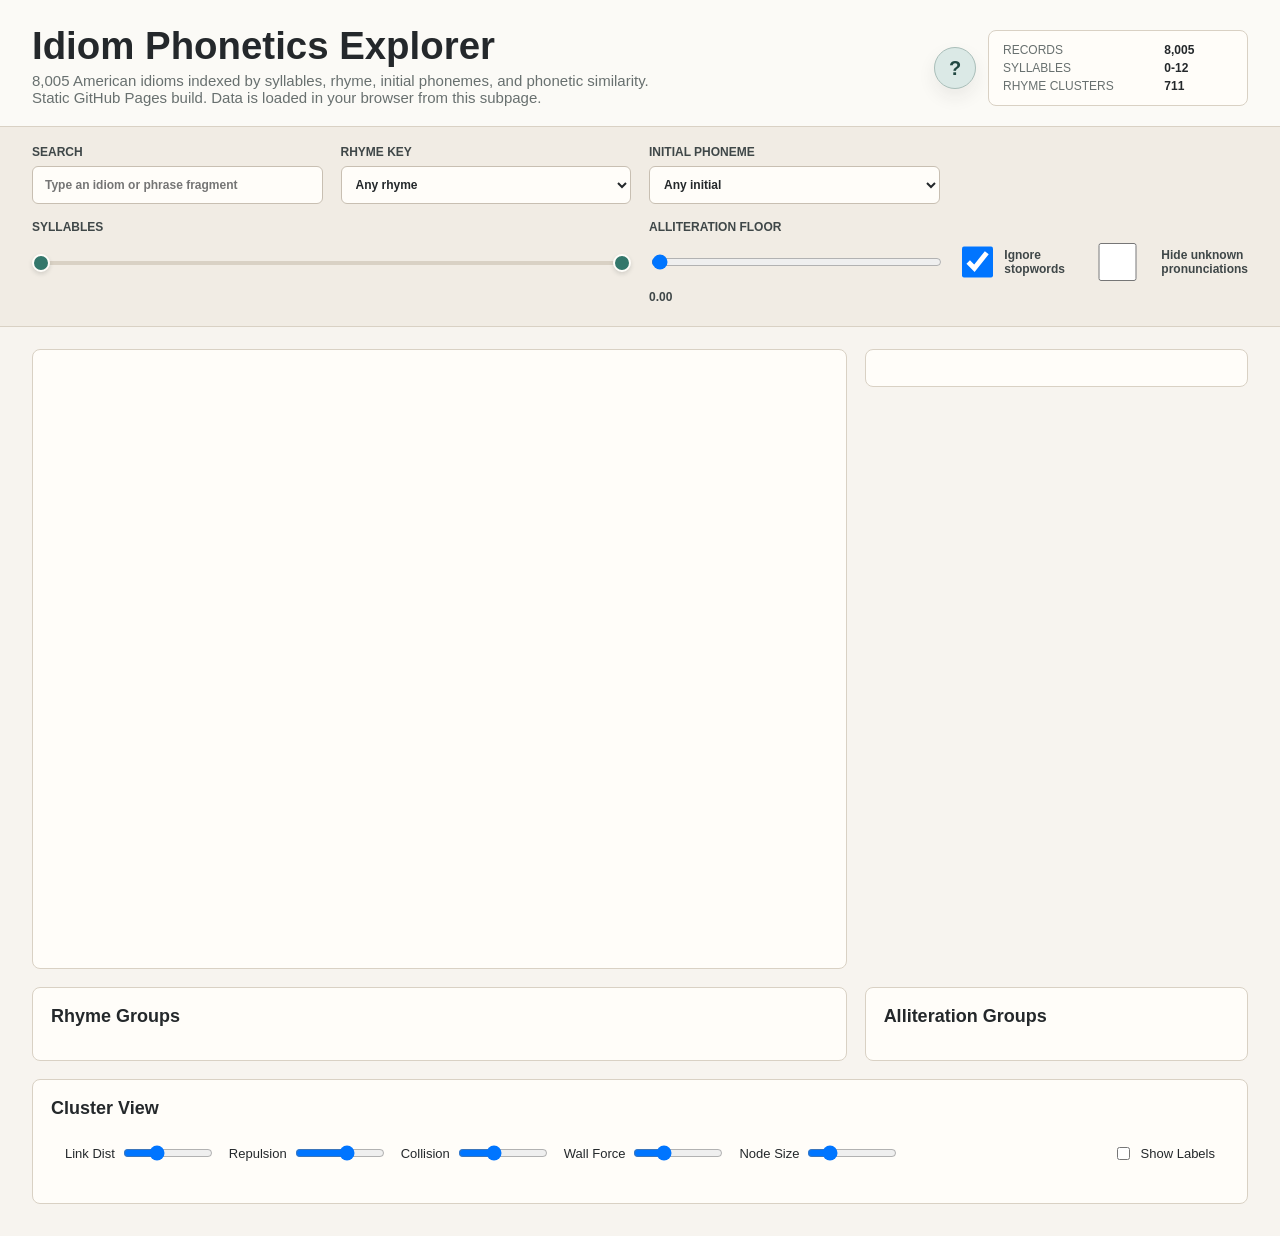
<file: docs/index.html>
<!doctype html>
<html lang="en">
<head>
  <meta charset="utf-8">
  <meta name="viewport" content="width=device-width, initial-scale=1">
  <meta http-equiv="refresh" content="0; url=./idiom-dictionary-network/">
  <title>Idiom Phonetics Explorer</title>
</head>
<body>
  <p><a href="./idiom-dictionary-network/">Open the Idiom Phonetics Explorer</a></p>
</body>
</html>
</file>
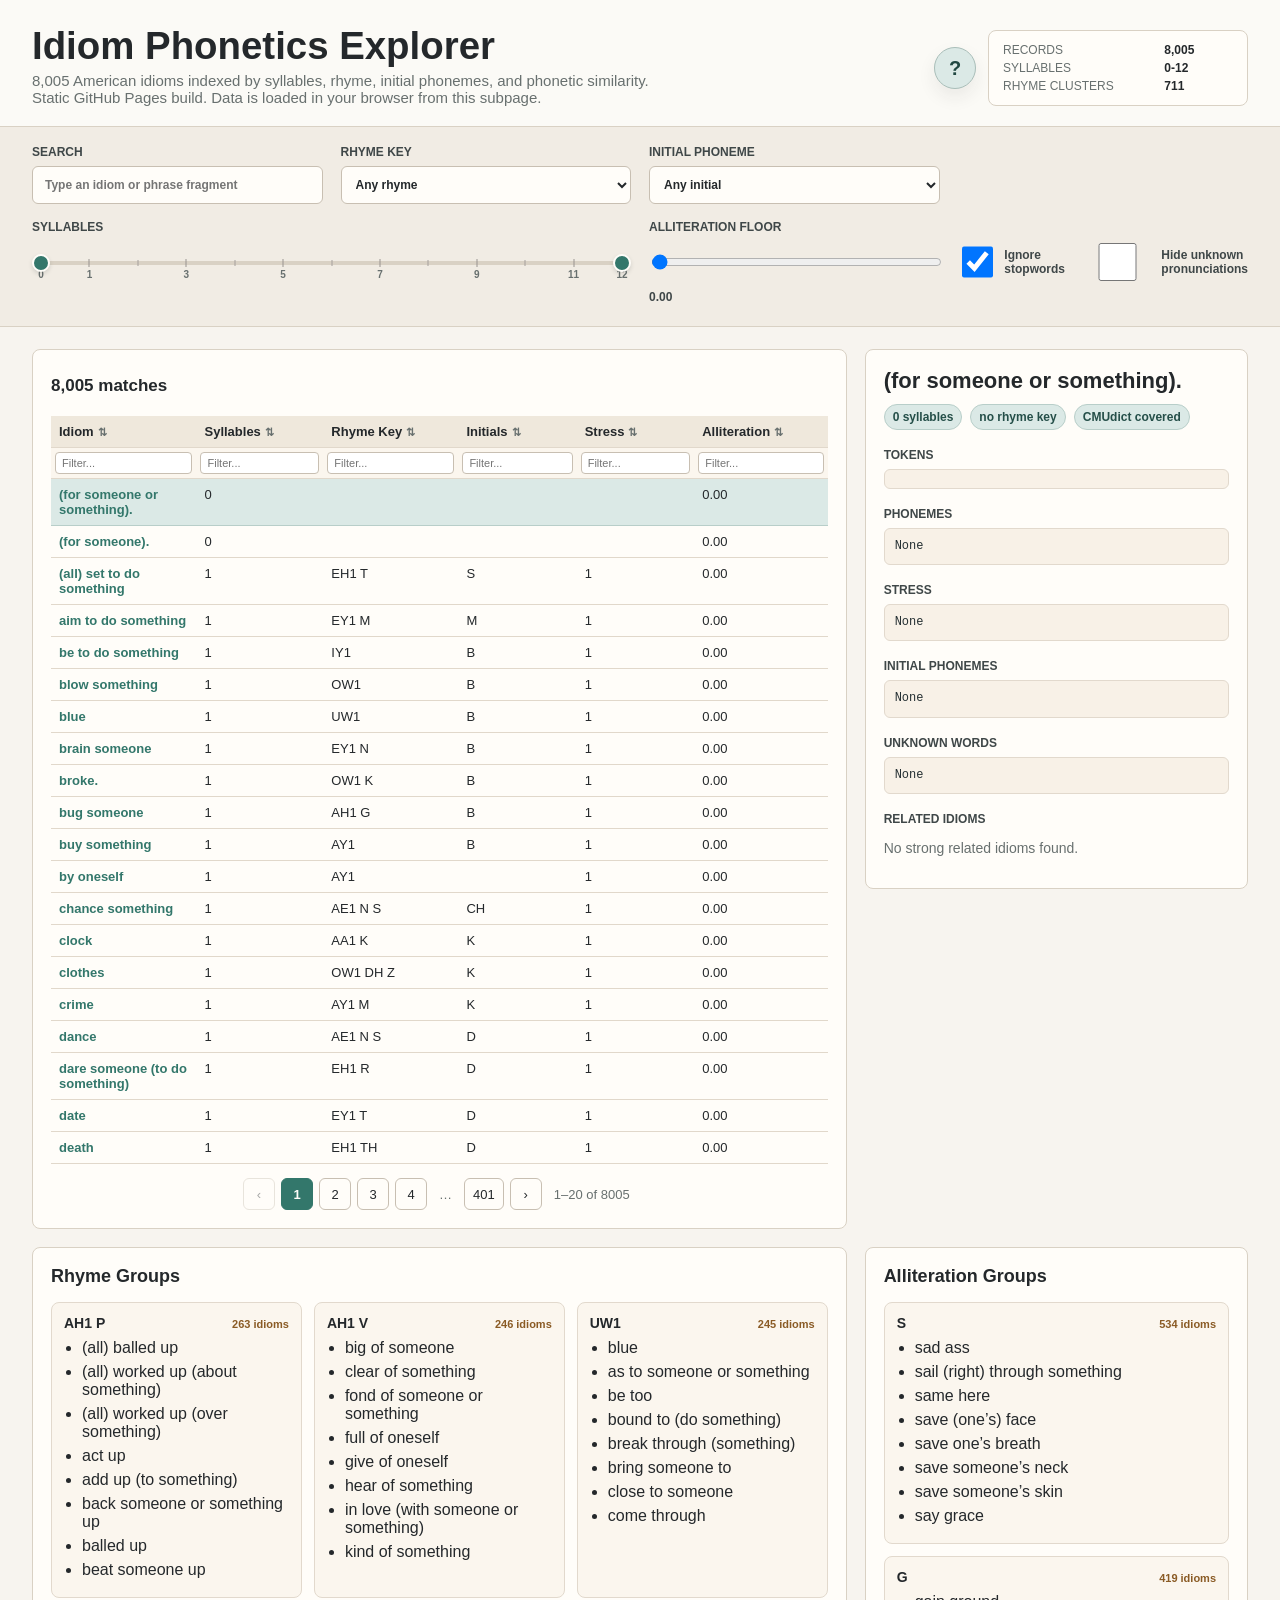
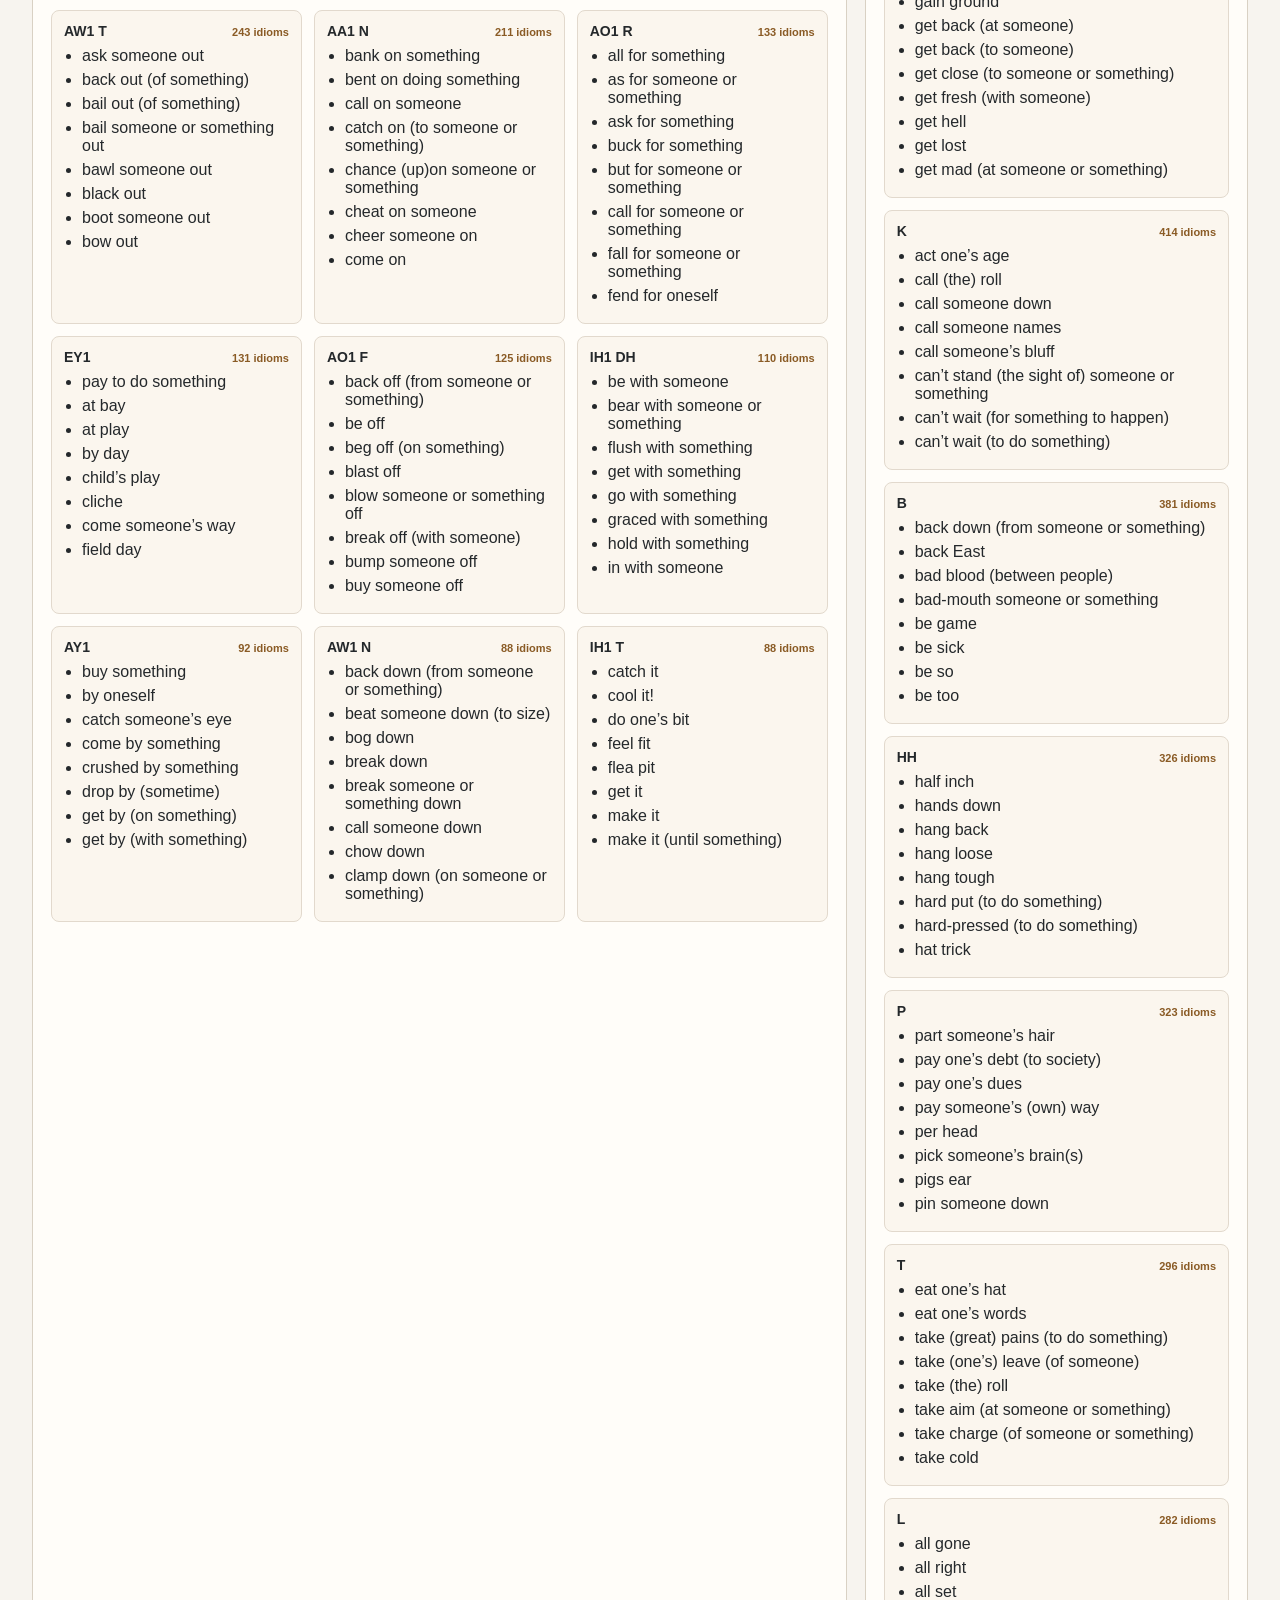
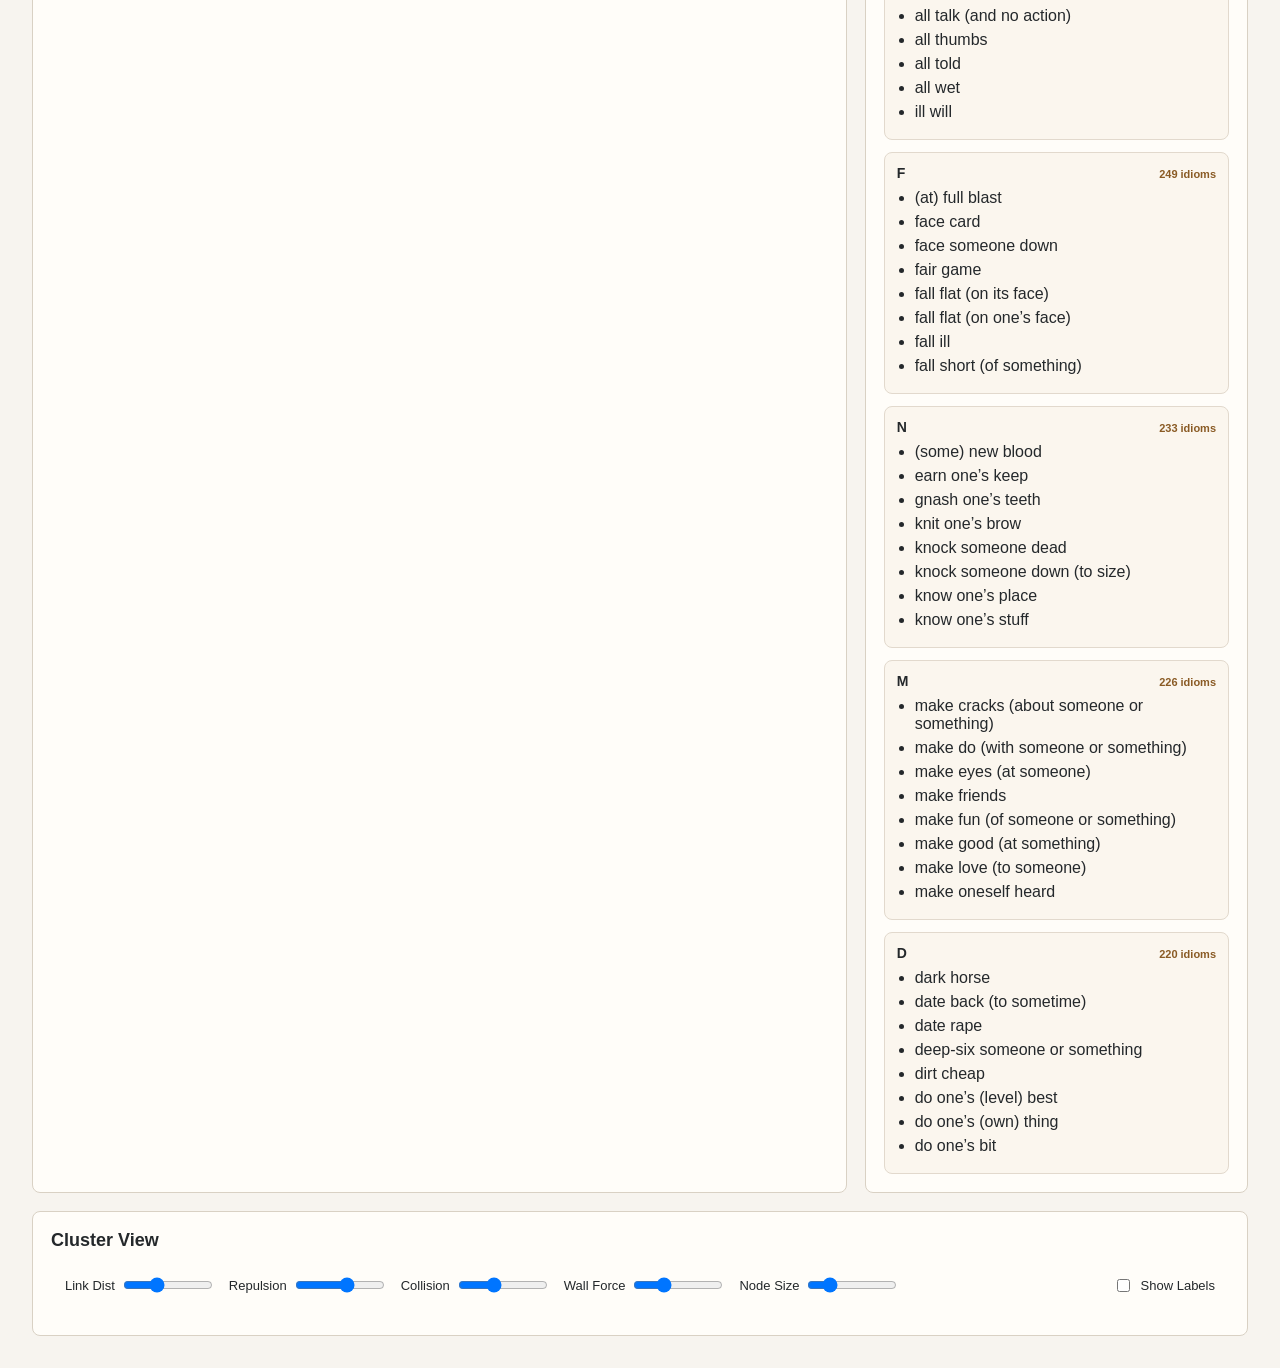
<file: docs/idiom-dictionary-network/index.html>
<!doctype html>
<html lang="en">
<head>
  <meta charset="utf-8">
  <meta name="viewport" content="width=device-width, initial-scale=1">
  <title>Idiom Phonetics Explorer</title>
  <meta name="description" content="Explore 8,005 American idioms by syllable count, rhyme, alliteration, stress patterns, and phonetic similarity.">
  <link rel="stylesheet" href="./assets/styles.css">
  <link rel="stylesheet" href="./assets/static.css">
  <script src="https://d3js.org/d3.v7.min.js"></script>
</head>
<body>
  <div class="app-shell">
    <header class="masthead">
      <div class="masthead-copy">
        <h1>Idiom Phonetics Explorer</h1>
        <p>8,005 American idioms indexed by syllables, rhyme, initial phonemes, and phonetic similarity.</p>
        <p class="static-note">Static GitHub Pages build. Data is loaded in your browser from this subpage.</p>
      </div>
      <div class="masthead-tools">
        <button id="help-open" class="help-button" type="button" title="Open phonetics guide" aria-label="Open phonetics guide" aria-haspopup="dialog" aria-expanded="false">?</button>
        <div class="dataset-meta">
          <span>Records</span><strong>8,005</strong>
          <span>Syllables</span><strong>0-12</strong>
          <span>Rhyme clusters</span><strong>711</strong>
        </div>
      </div>
    </header>

    <div id="help-modal" class="help-modal" role="dialog" aria-modal="true" aria-labelledby="help-title">
      <div class="help-backdrop" data-close-help></div>
      <div class="help-dialog" role="document">
        <div class="help-modal-header">
          <div>
            <p class="help-kicker">Phonetic Guide</p>
            <h2 id="help-title">How the sound filters work</h2>
          </div>
          <button id="help-close" class="help-close-button" type="button" title="Close help" aria-label="Close help">&times;</button>
        </div>
        <p class="help-intro">These labels are sound-based. Read the phoneme codes as compact pronunciation hints, then use the filters to compare idioms by how they sound.</p>
        <div class="help-tabs-shell">
          <div class="help-tabs" role="tablist" aria-label="Phonetics lessons">
            <button id="help-tab-phonemes" class="help-tab help-tab-selected" type="button" role="tab" aria-selected="true" aria-controls="help-panel-phonemes" data-help-tab="phonemes">Phonemes</button>
            <button id="help-tab-rhyme" class="help-tab" type="button" role="tab" aria-selected="false" aria-controls="help-panel-rhyme" data-help-tab="rhyme">Rhyme Key</button>
            <button id="help-tab-initials" class="help-tab" type="button" role="tab" aria-selected="false" aria-controls="help-panel-initials" data-help-tab="initials">Initials</button>
            <button id="help-tab-alliteration" class="help-tab" type="button" role="tab" aria-selected="false" aria-controls="help-panel-alliteration" data-help-tab="alliteration">Alliteration Floor</button>
            <button id="help-tab-stress" class="help-tab" type="button" role="tab" aria-selected="false" aria-controls="help-panel-stress" data-help-tab="stress">Stress</button>
            <button id="help-tab-cleaning" class="help-tab" type="button" role="tab" aria-selected="false" aria-controls="help-panel-cleaning" data-help-tab="cleaning">Data Cleaning</button>
          </div>
          <section id="help-panel-phonemes" class="help-tab-panel is-active" role="tabpanel" aria-labelledby="help-tab-phonemes" data-help-panel="phonemes">
            <h3>Phoneme pronunciation guide</h3>
            <p>Phonemes are the speech sounds behind each idiom. This app uses ARPABET codes: consonants are plain letters, and vowels usually end with a stress number.</p>
            <p class="help-link-row"><a href="https://en.wikipedia.org/wiki/ARPABET" target="_blank" rel="noreferrer noopener">ARPABET on Wikipedia</a></p>
            <div class="help-example"><span>Example</span><code>K AE1 T = cat</code><span>Phrase</span><strong>let the cat out of the bag</strong></div>
            <div class="phoneme-guide">
              <div class="phoneme-card"><code>AA</code><span>f<u>a</u>ther</span></div>
              <div class="phoneme-card"><code>AE</code><span>c<u>a</u>t</span></div>
              <div class="phoneme-card"><code>AH</code><span>str<u>u</u>t</span></div>
              <div class="phoneme-card"><code>AO</code><span>th<u>ou</u>ght</span></div>
              <div class="phoneme-card"><code>AW</code><span>c<u>ow</u></span></div>
              <div class="phoneme-card"><code>AY</code><span>m<u>y</u></span></div>
              <div class="phoneme-card"><code>EH</code><span>b<u>e</u>d</span></div>
              <div class="phoneme-card"><code>ER</code><span>b<u>ir</u>d</span></div>
              <div class="phoneme-card"><code>EY</code><span>d<u>ay</u></span></div>
              <div class="phoneme-card"><code>IH</code><span>s<u>i</u>t</span></div>
              <div class="phoneme-card"><code>IY</code><span>s<u>ee</u></span></div>
              <div class="phoneme-card"><code>OW</code><span>g<u>o</u></span></div>
              <div class="phoneme-card"><code>OY</code><span>b<u>oy</u></span></div>
              <div class="phoneme-card"><code>UH</code><span>b<u>oo</u>k</span></div>
              <div class="phoneme-card"><code>UW</code><span>t<u>oo</u></span></div>
              <div class="phoneme-card"><code>CH</code><span><u>ch</u>air</span></div>
              <div class="phoneme-card"><code>DH</code><span><u>th</u>is</span></div>
              <div class="phoneme-card"><code>HH</code><span><u>h</u>at</span></div>
              <div class="phoneme-card"><code>JH</code><span><u>j</u>am</span></div>
              <div class="phoneme-card"><code>NG</code><span>si<u>ng</u></span></div>
              <div class="phoneme-card"><code>SH</code><span><u>sh</u>oe</span></div>
              <div class="phoneme-card"><code>TH</code><span><u>th</u>in</span></div>
              <div class="phoneme-card"><code>ZH</code><span>mea<u>s</u>ure</span></div>
            </div>
            <ul>
              <li>Stress numbers attach to vowels: 0 is unstressed, 1 is primary stress, and 2 is secondary stress.</li>
              <li>Consonant codes such as B, K, L, M, P, S, T, and Z are read much like their letters.</li>
              <li>Read a phrase left to right as sounds, not spelling: F OW1 N is phone.</li>
            </ul>
          </section>
          <section id="help-panel-rhyme" class="help-tab-panel" role="tabpanel" aria-labelledby="help-tab-rhyme" data-help-panel="rhyme" hidden>
            <h3>Rhyme key</h3>
            <p>A rhyme key is the ending sound signature for the whole idiom. The app starts at the last stressed vowel and keeps every phoneme to the end.</p>
            <p class="help-link-row"><a href="https://en.wikipedia.org/wiki/Rhyme" target="_blank" rel="noreferrer noopener">Rhyme on Wikipedia</a></p>
            <div class="help-example"><span>Example</span><code>EH1 F ER0 T</code><span>Phrase</span><strong>an A for effort</strong></div>
            <ul>
              <li>Use it to find idioms whose endings sound alike.</li>
              <li>Spelling does not matter; the ARPABET sound codes do.</li>
              <li>Blank keys mean the app could not find enough pronunciation data.</li>
            </ul>
          </section>
          <section id="help-panel-initials" class="help-tab-panel" role="tabpanel" aria-labelledby="help-tab-initials" data-help-panel="initials" hidden>
            <h3>Initials</h3>
            <p>Initials are first consonant sounds from counted words, not first letters. Sound is what matters: cat and kite share K, and phone and fun share F even though they do not share the same first letter.</p>
            <p class="help-link-row"><a href="https://en.wikipedia.org/wiki/Syllable#Onset" target="_blank" rel="noreferrer noopener">Syllable onset on Wikipedia</a></p>
            <div class="help-example"><span>Example</span><code>L K B</code><span>Phrase</span><strong>let the cat out of the bag (stopwords ignored)</strong></div>
            <ul>
              <li>Words that begin with a vowel may not add an initial consonant.</li>
              <li>The stopword option can skip small words such as a, the, of, and to.</li>
              <li>Use the Initial Phoneme filter to gather idioms that start with a chosen sound.</li>
            </ul>
          </section>
          <section id="help-panel-alliteration" class="help-tab-panel" role="tabpanel" aria-labelledby="help-tab-alliteration" data-help-panel="alliteration" hidden>
            <h3>Alliteration floor</h3>
            <p>The floor is the minimum repeated-initial score an idiom must reach. The score is the share of counted words using the most common initial sound.</p>
            <p class="help-link-row"><a href="https://en.wikipedia.org/wiki/Alliteration" target="_blank" rel="noreferrer noopener">Alliteration on Wikipedia</a></p>
            <div class="help-example"><span>Example</span><code>0.67 (D F F)</code><span>Phrase</span><strong>add fuel to the fire</strong></div>
            <ul>
              <li>0.00 lets every idiom through.</li>
              <li>0.50 keeps idioms where at least half of the counted initials match.</li>
              <li>1.00 keeps only phrases where every counted initial matches.</li>
            </ul>
          </section>
          <section id="help-panel-stress" class="help-tab-panel" role="tabpanel" aria-labelledby="help-tab-stress" data-help-panel="stress" hidden>
            <h3>Stress</h3>
            <p>Stress marks show which syllables are emphasized in pronunciation. Here, 1 means stressed and 0 means unstressed.</p>
            <p class="help-link-row"><a href="https://en.wikipedia.org/wiki/Stress_(linguistics)" target="_blank" rel="noreferrer noopener">Stress (linguistics) on Wikipedia</a></p>
            <div class="help-example"><span>Example</span><code>1 0 1</code><span>Phrase</span><strong>by and by</strong></div>
            <ul>
              <li>ARPABET vowels carry stress numbers: AH0 is unstressed, EH1 is stressed.</li>
              <li>The app treats primary and secondary stress as stressed.</li>
              <li>Stress matters for rhyme because the rhyme key begins near the final stressed vowel.</li>
            </ul>
          </section>
          <section id="help-panel-cleaning" class="help-tab-panel" role="tabpanel" aria-labelledby="help-tab-cleaning" data-help-panel="cleaning" hidden>
            <h3>Data Cleaning</h3>
            <p>To improve phonetic groupings, the system automatically strips dictionary placeholder phrases during its sound analysis (but leaves them in the display names).</p>
            <ul>
              <li><strong>Parentheticals:</strong> Anything enclosed in parentheses (e.g., <code>(oneself)</code>) is removed.</li>
              <li><strong>Exact Matches:</strong> Phrases like <code>someone or something</code>, <code>doing something</code>, and <code>someone's</code> are removed.</li>
              <li><strong>Trailing "something":</strong> If <code>something</code> appears at the very end of an idiom, it is removed.</li>
              <li><strong>Prepositions:</strong> Prepositions attached to placeholders (like the <code>with</code> in <code>with someone or something</code>) are preserved to maintain the core phrasal verb.</li>
            </ul>
          </section>
        </div>
      </div>
    </div>

    <section class="controls static-controls">
      <label><span>Search</span><input id="search" type="text" placeholder="Type an idiom or phrase fragment"></label>
      <label><span>Rhyme Key</span><select id="rhyme-key"><option value="">Any rhyme</option></select></label>
      <label><span>Initial Phoneme</span><select id="initial-phone"><option value="">Any initial</option></select></label>
      <label class="syllable-range-control"><span>Syllables</span><div class="range-slider" data-min="0" data-max="12"><div id="syllable-range-track" class="range-slider-track" style="--range-start:0%;--range-end:100%"></div><div id="syllable-range-ticks" class="range-slider-ticks"></div><input id="min-syllables" type="range" min="0" max="12" step="1" value="0" aria-label="Minimum syllables"><input id="max-syllables" type="range" min="0" max="12" step="1" value="12" aria-label="Maximum syllables"></div></label>
      <label><span>Alliteration Floor</span><input id="alliteration" type="range" min="0" max="1" step="0.05" value="0"><strong id="alliteration-value">0.00</strong></label>
      <div class="checklist">
        <label><input id="ignore-stopwords" type="checkbox" checked> Ignore stopwords</label>
        <label><input id="hide-unknown" type="checkbox"> Hide unknown pronunciations</label>
      </div>
    </section>

    <main class="workspace">
      <section class="panel table-panel">
        <div id="results-summary" class="summary-bar"></div>
        <div id="table-wrap"></div>
      </section>
      <aside id="detail-panel" class="panel detail-panel"></aside>
      <section class="panel">
        <h2>Rhyme Groups</h2>
        <div id="rhyme-groups"></div>
      </section>
      <section class="panel">
        <h2>Alliteration Groups</h2>
        <div id="alliteration-groups"></div>
      </section>
      <section class="panel graph-panel">
        <h2>Cluster View</h2>
        <div class="graph-controls">
          <label title="Distance between connected nodes">
            <span>Link Dist</span>
            <input id="force-link" type="range" min="10" max="150" value="60">
          </label>
          <label title="How strongly nodes repel each other">
            <span>Repulsion</span>
            <input id="force-charge" type="range" min="-200" max="0" value="-80">
          </label>
          <label title="Minimum space between nodes">
            <span>Collision</span>
            <input id="force-collide" type="range" min="1" max="30" value="12">
          </label>
          <label title="How strongly nodes are pushed away from the edges of the view">
            <span>Wall Force</span>
            <input id="force-wall" type="range" min="0" max="200" value="60">
          </label>
          <label title="Base size multiplier for nodes">
            <span>Node Size</span>
            <input id="node-size" type="range" min="0.5" max="3" step="0.1" value="1">
          </label>
          <label class="toggle-label" title="Show idiom text inside nodes">
            <input id="show-labels" type="checkbox">
            <span>Show Labels</span>
          </label>
        </div>
        <div id="cluster-graph" style="position:relative"></div>
      </section>
    </main>
  </div>

  <script src="./assets/app.js"></script>
</body>
</html>
</file>
<file: docs/idiom-dictionary-network/assets/styles.css>
:root {
  color-scheme: light;
  --ink: #24282b;
  --muted: #68706f;
  --line: #d9d1c4;
  --paper: #f7f4ef;
  --panel: #fffdf9;
  --accent: #33776b;
  --accent-soft: #dbe9e6;
  --warn: #8a5b25;
}

* {
  box-sizing: border-box;
}

body {
  margin: 0;
  background: var(--paper);
  color: var(--ink);
  font-family: Inter, "Segoe UI", Arial, sans-serif;
}

.app-shell {
  min-height: 100vh;
}

.masthead {
  display: flex;
  align-items: flex-end;
  justify-content: space-between;
  gap: 24px;
  padding: 26px 32px 20px;
  border-bottom: 1px solid var(--line);
  background: #fbfaf6;
}

.masthead h1 {
  margin: 0 0 6px;
  font-size: clamp(26px, 3vw, 42px);
  line-height: 1.05;
  letter-spacing: 0;
}

.masthead p {
  max-width: 720px;
  margin: 0;
  color: var(--muted);
  font-size: 15px;
}

.dataset-meta {
  display: grid;
  grid-template-columns: auto auto;
  gap: 4px 12px;
  align-items: center;
  min-width: 260px;
  padding: 12px 14px;
  border: 1px solid var(--line);
  border-radius: 8px;
  background: var(--panel);
  font-size: 12px;
}

.dataset-meta span {
  color: var(--muted);
  text-transform: uppercase;
  letter-spacing: 0;
}

.dataset-meta strong {
  overflow-wrap: anywhere;
}

.masthead-tools {
  display: flex;
  align-items: center;
  gap: 12px;
}

.help-button {
  flex: 0 0 auto;
  width: 42px;
  height: 42px;
  border: 1px solid #a9beb9;
  border-radius: 50%;
  background: var(--accent-soft);
  color: #214842;
  font: inherit;
  font-size: 20px;
  font-weight: 800;
  line-height: 1;
  cursor: pointer;
  box-shadow: 0 8px 18px rgba(36, 40, 43, 0.08);
}

.help-button:hover,
.help-button:focus-visible {
  border-color: var(--accent);
  background: #cde1dd;
  outline: 2px solid rgba(51, 119, 107, 0.25);
  outline-offset: 2px;
}

.help-modal {
  display: none;
  position: fixed;
  inset: 0;
  z-index: 20;
  align-items: center;
  justify-content: center;
  padding: 24px;
}

.help-modal.is-open {
  display: flex;
}

.help-backdrop {
  position: absolute;
  inset: 0;
  border: 0;
  background: rgba(36, 40, 43, 0.54);
  backdrop-filter: blur(3px);
  cursor: pointer;
}

.help-escape-signal {
  position: absolute;
  width: 1px;
  height: 1px;
  padding: 0;
  margin: -1px;
  overflow: hidden;
  clip: rect(0, 0, 0, 0);
  white-space: nowrap;
  border: 0;
}

.help-dialog {
  position: relative;
  width: min(880px, calc(100vw - 32px));
  max-height: calc(100vh - 48px);
  overflow: auto;
  border: 1px solid #c8bfb2;
  border-radius: 8px;
  background: var(--panel);
  box-shadow: 0 24px 70px rgba(36, 40, 43, 0.28);
}

.help-modal-header {
  display: flex;
  align-items: flex-start;
  justify-content: space-between;
  gap: 18px;
  padding: 22px 24px 12px;
  border-bottom: 1px solid #eadfce;
  background: #fbf6ee;
}

.help-modal-header h2 {
  margin: 3px 0 0;
  font-size: 24px;
  line-height: 1.15;
  letter-spacing: 0;
}

.help-kicker {
  margin: 0;
  color: var(--accent);
  font-size: 12px;
  font-weight: 800;
  letter-spacing: 0;
  text-transform: uppercase;
}

.help-close-button {
  flex: 0 0 auto;
  width: 34px;
  height: 34px;
  border: 1px solid #d7caba;
  border-radius: 50%;
  background: var(--panel);
  color: var(--ink);
  font: inherit;
  font-size: 17px;
  font-weight: 800;
  line-height: 1;
  cursor: pointer;
}

.help-close-button:hover,
.help-close-button:focus-visible {
  border-color: var(--accent);
  color: var(--accent);
  outline: 2px solid rgba(51, 119, 107, 0.2);
  outline-offset: 2px;
}

.help-intro {
  margin: 0;
  padding: 16px 24px 0;
  color: #465052;
  font-size: 14px;
  line-height: 1.55;
}

.help-tabs-shell {
  padding: 18px 24px 24px;
}

.help-tabs {
  display: flex;
  flex-wrap: wrap;
  gap: 8px;
  border: 0;
}

.help-tab {
  min-height: 38px;
  padding: 10px 13px;
  border: 1px solid #d7caba;
  border-radius: 999px;
  background: #f5eee4;
  color: #3c4648;
  font: inherit;
  font-size: 13px;
  font-weight: 800;
  letter-spacing: 0;
  cursor: pointer;
}

.help-tabs .help-tab {
  border: 1px solid #d7caba !important;
  border-radius: 999px !important;
  background: #f5eee4 !important;
  color: #3c4648 !important;
}

.help-tab:hover,
.help-tab:focus-visible {
  border-color: #a9beb9;
  outline: 2px solid rgba(51, 119, 107, 0.16);
  outline-offset: 1px;
}

.help-tab-selected,
.help-tabs .help-tab-selected {
  border-color: var(--accent) !important;
  background: var(--accent) !important;
  color: #fffdf9 !important;
}

.help-tab-panel {
  margin-top: 16px;
  padding: 18px;
  border: 1px solid #e2d9cd;
  border-radius: 8px;
  background: #fffaf2;
}

.help-tab-panel:not(.is-active)[hidden] {
  display: none;
}

.help-tab-panel h3 {
  margin: 0 0 8px;
  font-size: 19px;
  line-height: 1.2;
  letter-spacing: 0;
}

.help-tab-panel p {
  max-width: 720px;
  margin: 0;
  color: #3f4748;
  font-size: 15px;
  line-height: 1.55;
}

.help-link-row {
  margin: 10px 0 0;
}

.help-link-row a {
  color: var(--accent);
  font-size: 14px;
  font-weight: 700;
  text-decoration-thickness: 1.5px;
  text-underline-offset: 2px;
}

.help-link-row a:hover,
.help-link-row a:focus-visible {
  color: #25574f;
}

.help-example {
  display: grid;
  grid-template-columns: auto minmax(0, 1fr);
  gap: 10px;
  align-items: center;
  margin: 16px 0 14px;
}

.help-example span {
  color: var(--warn);
  font-size: 11px;
  font-weight: 800;
  letter-spacing: 0;
  text-transform: uppercase;
}

.help-example code {
  overflow-wrap: anywhere;
  padding: 9px 10px;
  border: 1px solid #e0d4c2;
  border-radius: 6px;
  background: #f8f1e7;
  color: #253033;
  font-family: Consolas, "SFMono-Regular", monospace;
  font-size: 13px;
  line-height: 1.35;
}

.help-example strong {
  overflow-wrap: anywhere;
  color: #253033;
  font-size: 14px;
  line-height: 1.35;
}

.help-tab-panel ul {
  margin: 0;
  padding-left: 18px;
  color: #4e5758;
  font-size: 14px;
  line-height: 1.55;
}

.help-tab-panel li {
  margin: 5px 0;
}

.phoneme-guide {
  display: grid;
  grid-template-columns: repeat(auto-fit, minmax(118px, 1fr));
  gap: 8px;
  margin: 14px 0;
}

.phoneme-card {
  display: grid;
  grid-template-columns: 42px minmax(0, 1fr);
  gap: 8px;
  align-items: center;
  min-height: 38px;
  padding: 7px 8px;
  border: 1px solid #e4d8c7;
  border-radius: 6px;
  background: #fbf6ee;
}

.phoneme-card code {
  color: #214842;
  font-family: Consolas, "SFMono-Regular", monospace;
  font-size: 13px;
  font-weight: 800;
}

.phoneme-card span {
  overflow-wrap: anywhere;
  color: #4a5253;
  font-size: 13px;
  line-height: 1.25;
}

.phoneme-card u {
  text-decoration-thickness: 2px;
  text-underline-offset: 2px;
}

.controls {
  display: grid;
  grid-template-columns: repeat(3, minmax(220px, 1fr));
  gap: 16px 18px;
  padding: 18px 32px 22px;
  border-bottom: 1px solid var(--line);
  background: #f1ece4;
}

.controls label {
  display: grid;
  gap: 7px;
  min-width: 0;
  font-size: 12px;
  font-weight: 700;
  color: #3f4748;
  text-transform: uppercase;
  letter-spacing: 0;
}

.controls input {
  width: 100%;
  height: 38px;
  padding: 0 12px;
  border: 1px solid #c8bfb2;
  border-radius: 6px;
  background: var(--panel);
  color: var(--ink);
  font: inherit;
  text-transform: none;
}

.controls .Select-control {
  min-height: 38px;
  border: 1px solid #c8bfb2;
  border-radius: 6px;
  background: var(--panel);
}

.controls .Select-placeholder,
.controls .Select--single > .Select-control .Select-value,
.controls .Select-input {
  line-height: 36px;
}

.controls .dash-dropdown-content {
  max-height: none !important;
  overflow: visible !important;
}

.controls .dash-options-list.dash-dropdown-options {
  max-height: 360px !important;
  overflow-y: auto !important;
}

.controls .VirtualizedSelectOption,
.controls .VirtualizedSelectFocusedOption {
  min-height: 30px;
  padding: 5px 10px;
  line-height: 20px;
}

.wide-control {
  grid-column: span 1;
}

.checklist {
  display: flex;
  align-items: center;
  gap: 16px;
  min-height: 58px;
  color: #354143;
  font-size: 13px;
}

.checklist label {
  display: inline-flex;
  grid-template-columns: none;
  align-items: center;
  gap: 8px;
  text-transform: none;
  font-weight: 600;
}

.workspace {
  display: grid;
  grid-template-columns: minmax(0, 1.7fr) minmax(320px, 0.8fr);
  gap: 18px;
  padding: 22px 32px 32px;
}

.panel {
  min-width: 0;
  padding: 18px;
  border: 1px solid var(--line);
  border-radius: 8px;
  background: var(--panel);
}

.panel h2 {
  margin: 0 0 14px;
  font-size: 18px;
  line-height: 1.2;
  letter-spacing: 0;
}

.table-panel {
  min-height: 620px;
}

.detail-panel {
  align-self: start;
}

.graph-panel {
  grid-column: 1 / -1;
}

.summary-bar {
  display: flex;
  align-items: center;
  justify-content: space-between;
  min-height: 36px;
  margin-bottom: 12px;
  color: var(--muted);
  font-size: 13px;
}

.summary-bar strong {
  margin-right: 12px;
  color: var(--ink);
  font-size: 17px;
}

.detail-content h2 {
  margin: 0 0 10px;
  font-size: 22px;
  line-height: 1.15;
  letter-spacing: 0;
}

.detail-content h3 {
  margin: 18px 0 7px;
  color: #3f4748;
  font-size: 12px;
  text-transform: uppercase;
  letter-spacing: 0;
}

.detail-content code {
  display: block;
  overflow-wrap: anywhere;
  padding: 9px 10px;
  border: 1px solid #e2d9cd;
  border-radius: 6px;
  background: #f8f1e7;
  color: #253033;
  font-family: Consolas, "SFMono-Regular", monospace;
  font-size: 12px;
  line-height: 1.45;
  white-space: normal;
}

.detail-badges {
  display: flex;
  flex-wrap: wrap;
  gap: 8px;
}

.detail-badges span {
  padding: 5px 8px;
  border: 1px solid #b8cec9;
  border-radius: 999px;
  background: var(--accent-soft);
  color: #254f49;
  font-size: 12px;
  font-weight: 700;
}

.detail-content ul,
.group-block ul {
  margin: 0;
  padding-left: 18px;
}

.detail-content li,
.group-block li {
  margin: 6px 0;
}

.detail-content small {
  display: block;
  color: var(--muted);
}

.group-list {
  display: grid;
  grid-template-columns: repeat(auto-fit, minmax(250px, 1fr));
  gap: 12px;
}

.group-block {
  padding: 12px;
  border: 1px solid #e2d9cd;
  border-radius: 8px;
  background: #fbf6ee;
}

.group-block h3 {
  display: flex;
  align-items: baseline;
  justify-content: space-between;
  gap: 12px;
  margin: 0 0 8px;
  font-size: 14px;
  letter-spacing: 0;
}

.group-block h3 span {
  overflow-wrap: anywhere;
}

.group-block small {
  flex: 0 0 auto;
  color: var(--warn);
  font-size: 11px;
  font-weight: 700;
}

.empty-state {
  color: var(--muted);
  font-size: 14px;
}

@media (max-width: 980px) {
  .masthead,
  .controls,
  .workspace {
    padding-left: 18px;
    padding-right: 18px;
  }

  .masthead {
    align-items: stretch;
    flex-direction: column;
  }

  .masthead-tools {
    width: 100%;
  }

  .dataset-meta {
    flex: 1 1 auto;
    min-width: 0;
  }

  .controls {
    grid-template-columns: 1fr;
  }

  .workspace {
    grid-template-columns: 1fr;
  }

}
</file>
<file: docs/idiom-dictionary-network/assets/static.css>
.static-note {
  margin: 0;
  color: var(--muted);
  font-size: 13px;
}

.static-controls {
  grid-template-columns: repeat(4, minmax(170px, 1fr));
}

.static-controls input[type="number"] {
  width: 100%;
}

.static-controls select {
  width: 100%;
  height: 38px;
  padding: 0 10px;
  border: 1px solid #c8bfb2;
  border-radius: 6px;
  background: var(--panel);
  color: var(--ink);
  font: inherit;
}

.static-controls input[type="range"] {
  width: 100%;
  padding: 0;
}

/* --- Data Table --- */
.static-table {
  width: 100%;
  border-collapse: collapse;
  font-size: 13px;
}

.static-table th,
.static-table td {
  padding: 8px;
  border-bottom: 1px solid #e1d8cb;
  text-align: left;
  vertical-align: top;
}

.static-table th {
  background: #efe8dc;
  cursor: pointer;
  user-select: none;
  white-space: nowrap;
}

.static-table th:hover {
  background: #e6ddd0;
}

.filter-row th {
  padding: 4px;
  background: #fbf6ee;
}

.col-filter-wrap {
  position: relative;
  display: block;
}

.col-filter {
  width: 100%;
  box-sizing: border-box;
  padding: 4px 20px 4px 6px;
  border: 1px solid #c8bfb2;
  border-radius: 4px;
  font-size: 11px;
  background: #fff;
  color: var(--ink);
}

.col-filter-clear {
  position: absolute;
  right: 4px;
  top: 50%;
  transform: translateY(-50%);
  width: 16px;
  height: 16px;
  padding: 0;
  border: none;
  background: transparent;
  color: #9a9490;
  font-size: 14px;
  line-height: 1;
  cursor: pointer;
  display: flex;
  align-items: center;
  justify-content: center;
}

.col-filter-clear:hover {
  color: #3f4748;
}

.sort-indicator {
  display: inline-block;
  width: 14px;
  margin-left: 4px;
  color: var(--muted);
  font-size: 11px;
}

.sort-indicator.active {
  color: var(--accent);
  font-weight: 800;
}

.static-table button {
  padding: 0;
  border: 0;
  background: transparent;
  color: var(--accent);
  font: inherit;
  font-weight: 700;
  text-align: left;
  cursor: pointer;
}

.static-table tr.row-selected {
  background: var(--accent-soft);
}

.static-table tr.row-selected td {
  border-bottom-color: #b8cec9;
}

/* --- Pagination --- */
.pagination {
  display: flex;
  align-items: center;
  justify-content: center;
  gap: 6px;
  margin-top: 14px;
  font-size: 13px;
}

.pagination button {
  min-width: 32px;
  height: 32px;
  padding: 0 8px;
  border: 1px solid #c8bfb2;
  border-radius: 6px;
  background: var(--panel);
  color: var(--ink);
  font: inherit;
  font-size: 13px;
  cursor: pointer;
}

.pagination button:hover:not(:disabled) {
  border-color: var(--accent);
  background: var(--accent-soft);
}

.pagination button:disabled {
  opacity: 0.4;
  cursor: default;
}

.pagination button.page-active {
  border-color: var(--accent);
  background: var(--accent);
  color: #fffdf9;
  font-weight: 700;
}

.pagination .page-info {
  color: var(--muted);
  margin: 0 6px;
}

.small-muted {
  color: var(--muted);
  font-size: 12px;
}

/* --- Syllable Range Slider --- */
.syllable-range-control {
  grid-column: span 2;
}

.range-slider {
  position: relative;
  height: 38px;
  margin-bottom: 20px;
}

.range-slider-track {
  position: absolute;
  left: 9px;
  right: 9px;
  top: 50%;
  transform: translateY(-50%);
  height: 4px;
  background: #d9d1c4;
  border-radius: 2px;
  pointer-events: none;
}

.range-slider-track::before {
  content: '';
  position: absolute;
  left: calc(var(--range-start) * 1%);
  right: calc((100 - var(--range-end)) * 1%);
  height: 100%;
  background: #33776b;
  border-radius: 2px;
}

.range-slider-ticks {
  position: absolute;
  left: 9px;
  right: 9px;
  top: 50%;
  transform: translateY(-50%);
  height: 8px;
  pointer-events: none;
}

.range-slider-tick {
  position: absolute;
  width: 1px;
  height: 100%;
  background: #9a9490;
  transform: translateX(-0.5px);
}

.range-slider-tick.minor-tick {
  height: 75%;
  top: 12.5%;
  background: #a59f9b;
}

.range-slider-tick-label {
  position: absolute;
  top: 10px;
  transform: translateX(-50%);
  font-size: 10px;
  color: #68706f;
  white-space: nowrap;
  font-weight: 600;
}

.range-slider input[type="range"] {
  position: absolute;
  top: 50%;
  transform: translateY(-50%);
  width: 100%;
  height: 38px;
  background: transparent;
  border: 0;
  padding: 0;
  margin: 0;
  -webkit-appearance: none;
  appearance: none;
  pointer-events: none;
  z-index: 5;
}

.range-slider input[type="range"]::-webkit-slider-runnable-track {
  -webkit-appearance: none;
  appearance: none;
  height: 0;
  background: transparent;
}

.range-slider input[type="range"]::-moz-range-track {
  background: transparent;
  border: 0;
  height: 0;
}

.range-slider input[type="range"]::-webkit-slider-thumb {
  -webkit-appearance: none;
  appearance: none;
  width: 18px;
  height: 18px;
  border-radius: 50%;
  background: #33776b;
  border: 2px solid #fffdf9;
  box-shadow: 0 2px 4px rgba(36, 40, 43, 0.15);
  cursor: pointer;
  pointer-events: auto;
  position: relative;
  z-index: 1;
  margin-top: -9px;
}

.range-slider input[type="range"]::-moz-range-thumb {
  width: 18px;
  height: 18px;
  border-radius: 50%;
  background: #33776b;
  border: 2px solid #fffdf9;
  box-shadow: 0 2px 4px rgba(36, 40, 43, 0.15);
  cursor: pointer;
  pointer-events: auto;
}

/* --- D3 Network Graph Controls --- */
.graph-controls {
  display: flex;
  flex-wrap: wrap;
  gap: 16px;
  align-items: center;
  margin-bottom: 12px;
  padding: 10px 14px;
  background: var(--bg);
  border: 1px solid var(--border);
  border-radius: 6px;
  font-size: 13px;
}

.graph-controls label {
  display: flex;
  align-items: center;
  gap: 8px;
  cursor: pointer;
}

.graph-controls input[type="range"] {
  width: 90px;
  margin: 0;
}

.graph-controls .toggle-label {
  margin-left: auto;
  font-weight: 500;
}

/* --- D3 Network Graph --- */
.network-graph {
  width: 100%;
  height: 520px;
}

/* Node labels */
.network-graph .node-label {
  font-size: 10px;
  fill: #fff;
  pointer-events: none;
  text-anchor: middle;
  dominant-baseline: central;
  paint-order: stroke;
  stroke: rgba(0,0,0,0.7);
  stroke-width: 3px;
  stroke-linejoin: round;
}

/* Links — base */
.network-graph .link {
  fill: none;
  transition: stroke-opacity 0.18s, stroke-width 0.18s;
}
.network-graph .link-rhyme {
  stroke: #e07b54;       /* warm coral — rhyme = tighter semantic match */
}
.network-graph .link-phonetic {
  stroke: #7ea8c4;       /* cool slate-blue — looser phonetic similarity */
  stroke-dasharray: 4 3;
}

/* Hover dimming */
.network-graph .link-dimmed {
  stroke-opacity: 0.05 !important;
}
.network-graph .link-focus {
  stroke-opacity: 1 !important;
  stroke-width: 2.5px !important;
}

/* Nodes */
.network-graph .node circle {
  stroke: rgba(255,255,255,0.25);
  stroke-width: 1.5px;
  transition: stroke 0.15s, stroke-width 0.15s, filter 0.15s, opacity 0.18s;
}
.network-graph .node {
  cursor: pointer;
}
.network-graph .node-dimmed circle {
  opacity: 0.12;
}
.network-graph .node-focus circle {
  stroke: #fff;
  stroke-width: 2.5px;
  filter: url(#glow);
}
.network-graph .node-neighbour circle {
  stroke: rgba(255,255,255,0.7);
  stroke-width: 2px;
}

/* Legend */
.network-graph .graph-legend .legend-label {
  font-size: 11px;
  fill: var(--ink, #3a3530);
  dominant-baseline: auto;
}

/* Tooltip */
.graph-tooltip {
  position: absolute;
  pointer-events: none;
  padding: 9px 12px;
  border: 1px solid rgba(200,191,178,0.6);
  border-radius: 8px;
  background: var(--panel, #faf6f0);
  box-shadow: 0 6px 20px rgba(36,40,43,0.18);
  font-size: 12px;
  line-height: 1.5;
  max-width: 260px;
  opacity: 0;
  transition: opacity 0.12s;
  z-index: 10;
}
.graph-tooltip.visible { opacity: 1; }
.graph-tooltip strong {
  display: block;
  margin-bottom: 4px;
  font-size: 13px;
  color: var(--ink, #3a3530);
}
.graph-tooltip .tip-meta {
  display: block;
  color: var(--muted, #7a7168);
  font-size: 11px;
}
.graph-tooltip .tip-conn {
  display: inline-block;
  margin-top: 5px;
  padding: 2px 7px;
  border-radius: 10px;
  background: rgba(0,0,0,0.07);
  font-size: 11px;
  font-weight: 500;
}

.graph-empty {
  display: flex;
  align-items: center;
  justify-content: center;
  height: 520px;
  color: var(--muted);
  font-size: 14px;
}

@media (max-width: 980px) {
  .static-controls {
    grid-template-columns: 1fr;
  }
  .syllable-range-control {
    grid-column: span 1;
  }
}
</file>
